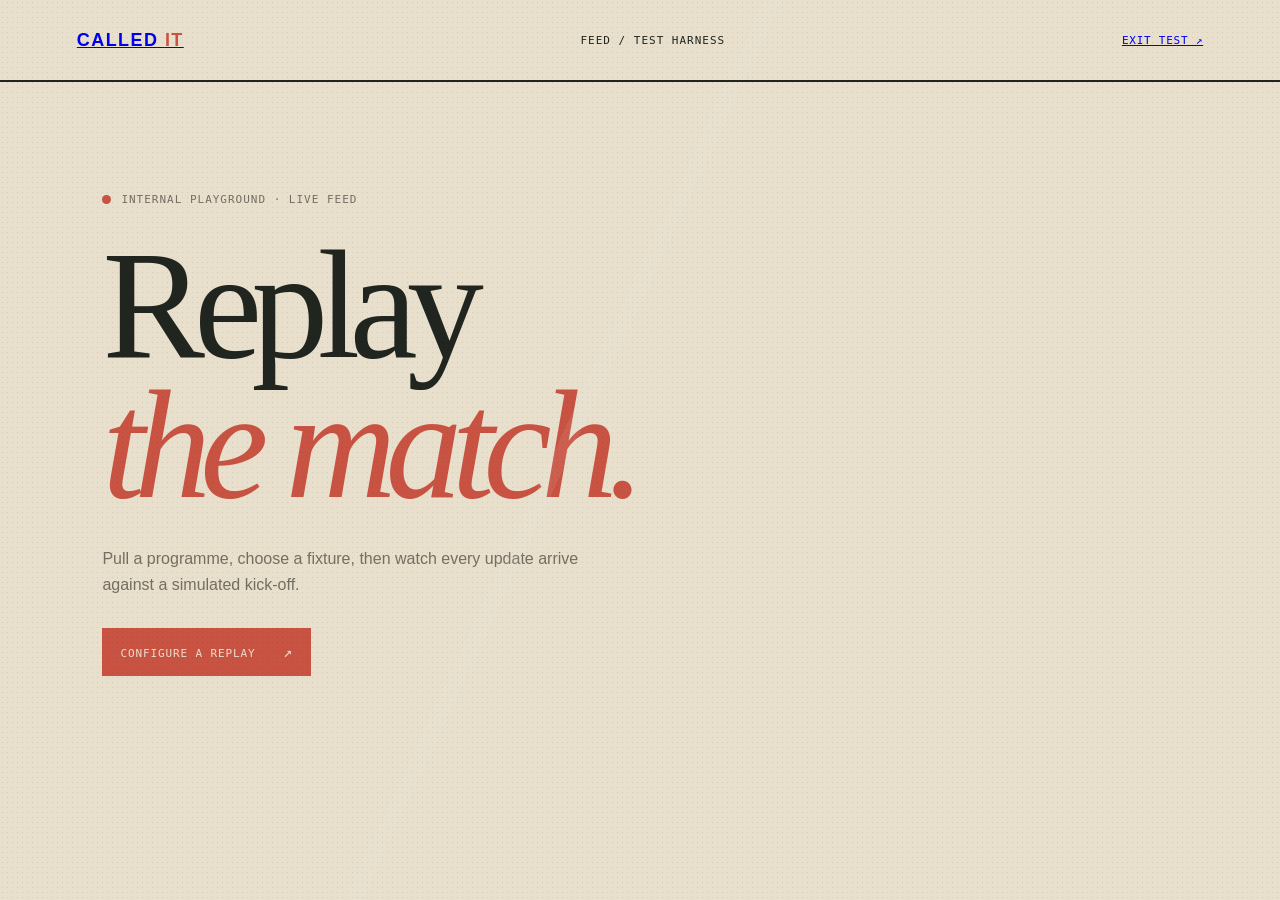
<file: test/index.html>
<!doctype html>
<html lang="en">
<head>
<meta charset="utf-8"><meta name="viewport" content="width=device-width,initial-scale=1">
<meta name="theme-color" content="#e8dfcc"><title>Called It — Feed Test Harness</title>
<link rel="stylesheet" href="/test/test.css">
</head>
<body>
<div class="grain"></div>
<header class="test-head"><a href="/" class="wordmark">CALLED <i>IT</i></a><span>FEED / TEST HARNESS</span><a href="/" class="back">Exit test ↗</a></header>
<main>
<section class="intro" id="intro">
<p class="eyebrow"><b></b> Internal playground · live feed</p>
<h1>Replay<br><i>the match.</i></h1>
<p class="lede">Pull a programme, choose a fixture, then watch every update arrive against a simulated kick-off.</p>
<button class="primary" id="openSetup">Configure a replay <span>↗</span></button>
</section>
<section class="playback hidden" id="playback">
<div class="play-top"><div><p class="eyebrow"><b></b> Live replay</p><h2 id="matchTitle">Match</h2><p class="muted" id="matchMeta">Loading match data…</p></div><button class="ghost" id="changeMatch">Change match</button></div>
<div class="scoreline"><span id="homeName">HOME</span><strong><i id="homeScore">–</i><em>—</em><i id="awayScore">–</i></strong><span id="awayName">AWAY</span></div>
<div class="provenance" id="provenance"></div>
<div class="clock-row"><div><span>SIMULATED MATCH CLOCK</span><strong id="matchClock">00:00</strong></div><div class="cue-status" id="cueStatus">Ready for kick-off cue</div></div>
<div class="controls"><button class="primary" id="kickoff">Form kick-off cue <span>▶</span></button><button class="secondary" id="pause" disabled>Pause</button><button class="secondary" id="reset">Reset</button><button class="secondary" id="createRoom">Create prediction room ↗</button></div>
<div class="speed-row"><span>Playback speed</span><div id="speeds"><button class="selected" data-speed="1">1×</button><button class="" data-speed="2">2×</button><button class="" data-speed="5">5×</button><button class="" data-speed="10">10×</button><button class="" data-speed="20">20×</button><button class="" data-speed="50">50×</button></div></div>
<div class="filter-row"><span>Show updates</span><div id="filters"><button class="selected" data-filter="all">all</button><button class="" data-filter="goal">goal</button><button class="" data-filter="goal-kick">goal kick</button><button class="" data-filter="corner">corner</button><button class="" data-filter="foul">foul</button><button class="" data-filter="card">card</button><button class="" data-filter="substitution">substitution</button><button class="" data-filter="offside">offside</button><button class="" data-filter="shot">shot</button><button class="" data-filter="var">var</button><button class="" data-filter="other">other</button></div></div>
<div class="printer-head"><span>LIVE UPDATE PRINTER</span><span id="printerCount">0 RELEASED</span></div>
<div class="printer" id="printer"><div class="empty">Form the kick-off cue to begin the replay.</div></div>
</section>
</main>
<div class="modal-layer hidden" id="setupLayer">
<div class="modal" id="setupModal">
<div class="modal-top"><span>01 / SET UP REPLAY</span><button class="close" data-close>×</button></div>
<h2>Choose a<br><i>programme.</i></h2>
<p>Choose the competition in plain English. Internal competition codes are handled automatically.</p>
<form id="setupForm"><label>Match date<input id="dateInput" type="date" required></label><label>Competition<select id="leagueInput" required>
<option value="eng.1" selected>England · Premier League</option><option value="eng.2">England · Championship</option><option value="eng.3">England · League One</option><option value="eng.4">England · League Two</option><option value="eng.fa">England · FA Cup</option><option value="eng.league_cup">England · Carabao Cup</option><option value="eng.w.1">England · Women’s Super League</option>
<option value="sco.1">Scotland · Premiership</option><option value="sco.2">Scotland · Championship</option>
<option value="esp.1">Spain · LaLiga</option><option value="esp.2">Spain · LaLiga 2</option><option value="esp.copa_del_rey">Spain · Copa del Rey</option>
<option value="ger.1">Germany · Bundesliga</option><option value="ger.2">Germany · 2. Bundesliga</option><option value="ger.dfb_pokal">Germany · German Cup</option>
<option value="ita.1">Italy · Serie A</option><option value="ita.2">Italy · Serie B</option><option value="ita.coppa_italia">Italy · Coppa Italia</option>
<option value="fra.1">France · Ligue 1</option><option value="fra.2">France · Ligue 2</option>
<option value="ned.1">Netherlands · Eredivisie</option><option value="por.1">Portugal · Primeira Liga</option><option value="bel.1">Belgium · Pro League</option><option value="tur.1">Turkey · Super Lig</option>
<option value="uefa.champions">Europe · Champions League</option><option value="uefa.europa">Europe · Europa League</option><option value="uefa.europa.conf">Europe · Conference League</option><option value="uefa.wchampions">Europe · Women’s Champions League</option><option value="uefa.nations">Europe · Nations League</option>
<option value="usa.1">USA · MLS</option><option value="usa.nwsl">USA · NWSL</option><option value="mex.1">Mexico · Liga MX</option><option value="conmebol.libertadores">South America · Libertadores</option><option value="conmebol.sudamericana">South America · Sudamericana</option>
<option value="aus.1">Australia · A-League Men</option><option value="aus.w.1">Australia · A-League Women</option><option value="jpn.1">Japan · J.League</option><option value="ksa.1">Saudi Arabia · Pro League</option><option value="ind.1">India · Super League</option>
<option value="fifa.world">International · World Cup</option><option value="fifa.wwc">International · Women’s World Cup</option><option value="fifa.friendly">International · Friendlies</option>
</select></label><button class="primary" type="submit">Pull programme <span>↗</span></button></form>
<div class="form-error" id="setupError"></div>
</div>
<div class="modal hidden" id="fixturesModal">
<div class="modal-top"><span>02 / SELECT FIXTURE</span><button class="close" data-close>×</button></div>
<div class="fixture-title"><h2 id="fixtureHeading">Programme</h2><button class="text-button" id="backSetup">← Change search</button></div>
<div id="fixtures" class="fixtures"></div>
<div class="form-error" id="fixtureError"></div>
</div>
</div>
<script src="/test/test.js"></script>
</body>
</html>
</file>
<file: test/test.css>
:root{--paper:#e8dfcc;--ink:#20251f;--green:#344a39;--red:#c95343;--yellow:#e3a847;--muted:#746f63;--panel:#f4eddf}*{box-sizing:border-box}html{scroll-behavior:smooth}body{margin:0;background:var(--paper);color:var(--ink);font-family:'DM Sans',sans-serif}body:before{content:'';position:fixed;inset:0;pointer-events:none;opacity:.14;background-image:radial-gradient(#514c40 .55px,transparent .55px);background-size:5px 5px;mix-blend-mode:multiply;z-index:4}.grain{position:fixed;inset:0;pointer-events:none;opacity:.07;background:linear-gradient(115deg,transparent 0 45%,#fff 45% 46%,transparent 46% 100%);z-index:3}.test-head{height:82px;border-bottom:2px solid var(--ink);display:flex;align-items:center;justify-content:space-between;padding:0 6vw;position:relative;z-index:5;font:11px 'DM Mono',monospace;letter-spacing:.1em}.wordmark{font:700 18px 'DM Sans',sans-serif;letter-spacing:.08em}.wordmark i{color:var(--red);font-style:normal}.back,.ghost,.text-button{font:11px 'DM Mono',monospace;text-transform:uppercase;letter-spacing:.07em}.intro{padding:100px 8vw 150px;max-width:850px}.eyebrow,.printer-head,.speed-row>span,.filter-row>span,.clock-row span,.modal-top,.test-head>span{font:11px 'DM Mono',monospace;text-transform:uppercase;letter-spacing:.09em}.eyebrow{display:flex;gap:10px;align-items:center;color:var(--muted)}.eyebrow b{width:9px;height:9px;border-radius:50%;background:var(--red);display:inline-block}.intro h1{font:400 clamp(4rem,12vw,10rem)/.91 'Libre Baskerville',serif;letter-spacing:-.07em;margin:30px 0}.intro h1 i,.modal h2 i{color:var(--red);font-style:italic}.lede{max-width:480px;color:var(--muted);line-height:1.65;margin:0 0 30px}.primary,.secondary,.ghost,.close{border:1px solid var(--ink);font:11px 'DM Mono',monospace;letter-spacing:.08em;text-transform:uppercase;padding:14px 17px;cursor:pointer}.primary{background:var(--red);color:var(--paper);border-color:var(--red)}.primary span{font-size:15px;margin-left:20px}.secondary{background:var(--green);color:var(--paper);border-color:var(--green)}.secondary:disabled{opacity:.38;cursor:not-allowed}.ghost{background:transparent}.playback{padding:62px 8vw 100px;max-width:1150px;margin:auto}.hidden{display:none!important}.play-top{display:flex;justify-content:space-between;align-items:start;gap:25px}.play-top h2{font:400 clamp(2rem,5vw,4.5rem)/.98 'Libre Baskerville',serif;letter-spacing:-.06em;margin:24px 0 10px}.muted{color:var(--muted);line-height:1.5}.scoreline{display:grid;grid-template-columns:1fr auto 1fr;align-items:center;gap:25px;border-block:2px solid var(--ink);padding:25px 0;margin:45px 0 0;font:12px 'DM Mono',monospace;letter-spacing:.08em;text-transform:uppercase}.scoreline span:last-child{text-align:right}.scoreline strong{display:flex;gap:16px;align-items:center;font:700 40px 'DM Sans',sans-serif}.scoreline i{font-style:normal;color:var(--red)}.scoreline em{font-style:normal;color:var(--muted);font-size:20px}.clock-row{display:flex;align-items:end;justify-content:space-between;padding:22px 0}.clock-row strong{display:block;font:400 clamp(3rem,8vw,6rem)/1 'DM Mono',monospace;letter-spacing:-.08em}.cue-status{font:12px 'DM Mono',monospace;color:var(--red);text-align:right}.controls{display:flex;gap:8px;flex-wrap:wrap}.speed-row,.filter-row{display:flex;align-items:start;gap:22px;padding:23px 0;border-bottom:1px solid #b9ae9a;margin-top:18px}.speed-row>span,.filter-row>span{min-width:150px;padding-top:10px}.speed-row div,.filter-row div{display:flex;gap:6px;flex-wrap:wrap}.speed-row button,.filter-row button{border:1px solid #9c917e;background:transparent;padding:8px 11px;font:11px 'DM Mono',monospace;cursor:pointer}.speed-row button.selected,.filter-row button.selected{background:var(--ink);color:var(--paper);border-color:var(--ink)}.printer-head{display:flex;justify-content:space-between;margin-top:56px;padding:0 0 12px;border-bottom:2px solid var(--ink)}.printer{height:460px;overflow:auto;background:#20251f;color:#e8dfcc;padding:8px 20px;font:13px/1.5 'DM Mono',monospace;box-shadow:8px 8px 0 var(--red)}.printer .empty{color:#889185;padding:28px 0}.print-line{display:grid;grid-template-columns:70px 82px 1fr;gap:12px;padding:12px 0;min-height:46px;border-bottom:1px solid #4c5a4a;animation:feed .25s ease-out;color:#e8dfcc!important;visibility:visible!important;opacity:1}.print-line span{color:#e8dfcc!important}.print-line .time{color:var(--yellow)!important}.print-line .tag{color:#ee8f80!important;text-transform:uppercase;font-size:10px}.print-line .detail{color:#e8dfcc!important}.print-line .detail strong{color:#fff!important}.raw{margin-top:35px;font:12px 'DM Mono',monospace}.raw pre{white-space:pre-wrap;max-height:250px;overflow:auto;background:var(--panel);padding:15px}.modal-layer{position:fixed;inset:0;background:rgba(32,37,31,.64);z-index:10;padding:6vh 18px;overflow:auto}.modal{max-width:620px;margin:auto;background:var(--paper);border:2px solid var(--ink);padding:26px;box-shadow:12px 12px 0 var(--red)}.modal-top{display:flex;justify-content:space-between;align-items:center;border-bottom:1px solid #b9ae9a;padding-bottom:16px;color:var(--red)}.close{padding:2px 9px;font-size:22px;background:transparent;border:0}.modal h2{font:400 clamp(2.8rem,9vw,5rem)/.92 'Libre Baskerville',serif;letter-spacing:-.07em;margin:30px 0 17px}.modal p{color:var(--muted);line-height:1.6}.modal form{display:grid;gap:17px;margin-top:28px}.modal label{font:11px 'DM Mono',monospace;text-transform:uppercase;letter-spacing:.08em}.modal input,.modal select{display:block;width:100%;background:transparent;border:1px solid var(--ink);padding:13px;margin-top:7px;font:15px 'DM Sans',sans-serif;color:var(--ink)}.modal select{appearance:auto}.form-error{color:var(--red);font:12px 'DM Mono',monospace;margin-top:16px}.fixture-title{display:flex;justify-content:space-between;align-items:end;gap:10px;margin:28px 0 18px}.fixture-title h2{font-size:32px;margin:0}.text-button{background:transparent;border:0;padding:0;cursor:pointer;color:var(--muted)}.fixtures{display:grid;gap:9px;max-height:52vh;overflow:auto}.fixture{display:grid;grid-template-columns:1fr auto;align-items:center;border:1px solid #9c917e;padding:16px;cursor:pointer;background:rgba(244,237,223,.4)}.fixture:hover{background:var(--green);color:var(--paper)}.fixture strong{display:block;font:700 16px 'DM Sans',sans-serif}.fixture small{display:block;color:var(--muted);font:11px 'DM Mono',monospace;margin-top:6px}.fixture:hover small{color:#d8cbb2}.fixture b{font:20px 'DM Mono',monospace;color:var(--red)}.fixture:hover b{color:var(--yellow)}@keyframes feed{from{opacity:0;transform:translateY(-8px)}to{opacity:1;transform:none}}@media(max-width:650px){.test-head{padding:0 18px;height:70px}.test-head>span{display:none}.intro,.playback{padding-left:18px;padding-right:18px}.intro{padding-top:75px;padding-bottom:90px}.play-top{display:block}.play-top .ghost{margin-top:20px}.scoreline{gap:10px;font-size:10px}.scoreline strong{font-size:30px;gap:8px}.clock-row{display:block}.cue-status{text-align:left;margin-top:12px}.speed-row,.filter-row{display:block}.speed-row>span,.filter-row>span{display:block;margin-bottom:12px}.printer{height:400px;padding:8px 12px}.print-line{grid-template-columns:48px 65px 1fr;gap:7px;font-size:11px}.modal-layer{padding:18px}.modal{padding:20px;box-shadow:7px 7px 0 var(--red)}}
 .provenance{display:flex;flex-wrap:wrap;gap:8px;margin:24px 0 0;padding:14px;background:var(--panel);border:1px solid #b9ae9a;font:11px 'DM Mono',monospace;text-transform:uppercase;letter-spacing:.04em}.provenance b{width:100%;color:var(--red)}.provenance span{padding-right:10px;border-right:1px solid #b9ae9a}
</file>
